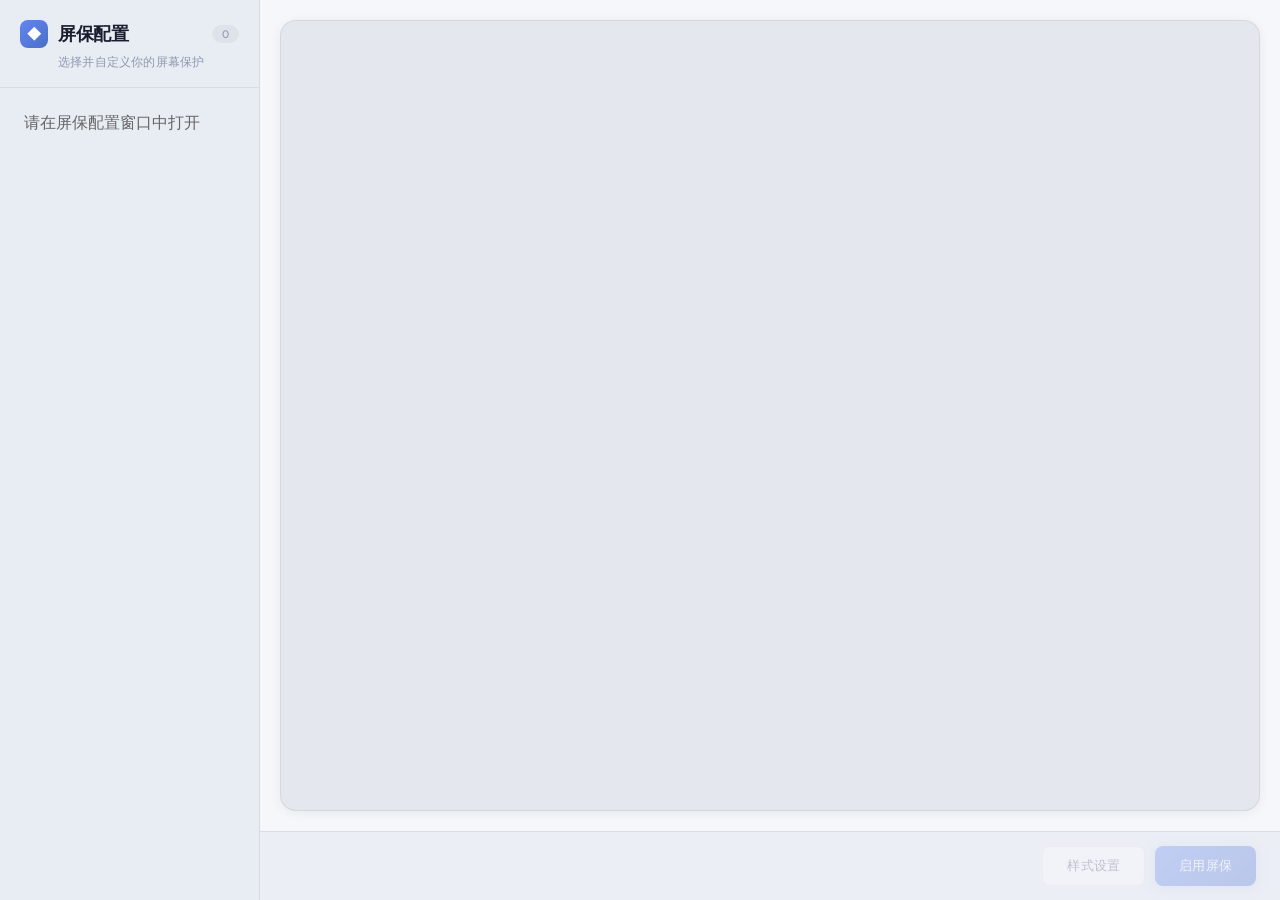
<file: web/index.html>
<!DOCTYPE html>
<html lang="zh-CN">
<head>
    <meta charset="utf-8">
    <meta name="viewport" content="width=device-width, initial-scale=1">
    <title>屏保配置</title>
    <link rel="stylesheet" href="main-config.css">
</head>
<body>
    <div class="layout">
        <aside class="sidebar">
            <div class="sidebar-header">
                <h1>
                    <span class="logo-icon">&#9670;</span>
                    屏保配置
                    <span class="count-badge" id="count-badge">0</span>
                </h1>
                <div class="subtitle">选择并自定义你的屏幕保护</div>
            </div>
            <div id="screensaver-list" class="screensaver-list"></div>
        </aside>
        <main class="main-area">
            <div class="preview-container">
                <div class="preview-placeholder" id="preview-placeholder">
                    <div class="placeholder-icon">&#9670;</div>
                    <p>请从左侧选择一个屏保</p>
                </div>
                <div class="preview-frame-wrapper">
                    <iframe id="preview-frame" frameborder="0"></iframe>
                </div>
            </div>
            <div class="action-bar">
                <div class="action-info" id="action-info"></div>
                <div class="action-buttons">
                    <button id="btn-configure" disabled>样式设置</button>
                    <button id="btn-apply" disabled>启用屏保</button>
                </div>
            </div>
        </main>
    </div>
    <script src="main-config.js"></script>
</body>
</html>
</file>
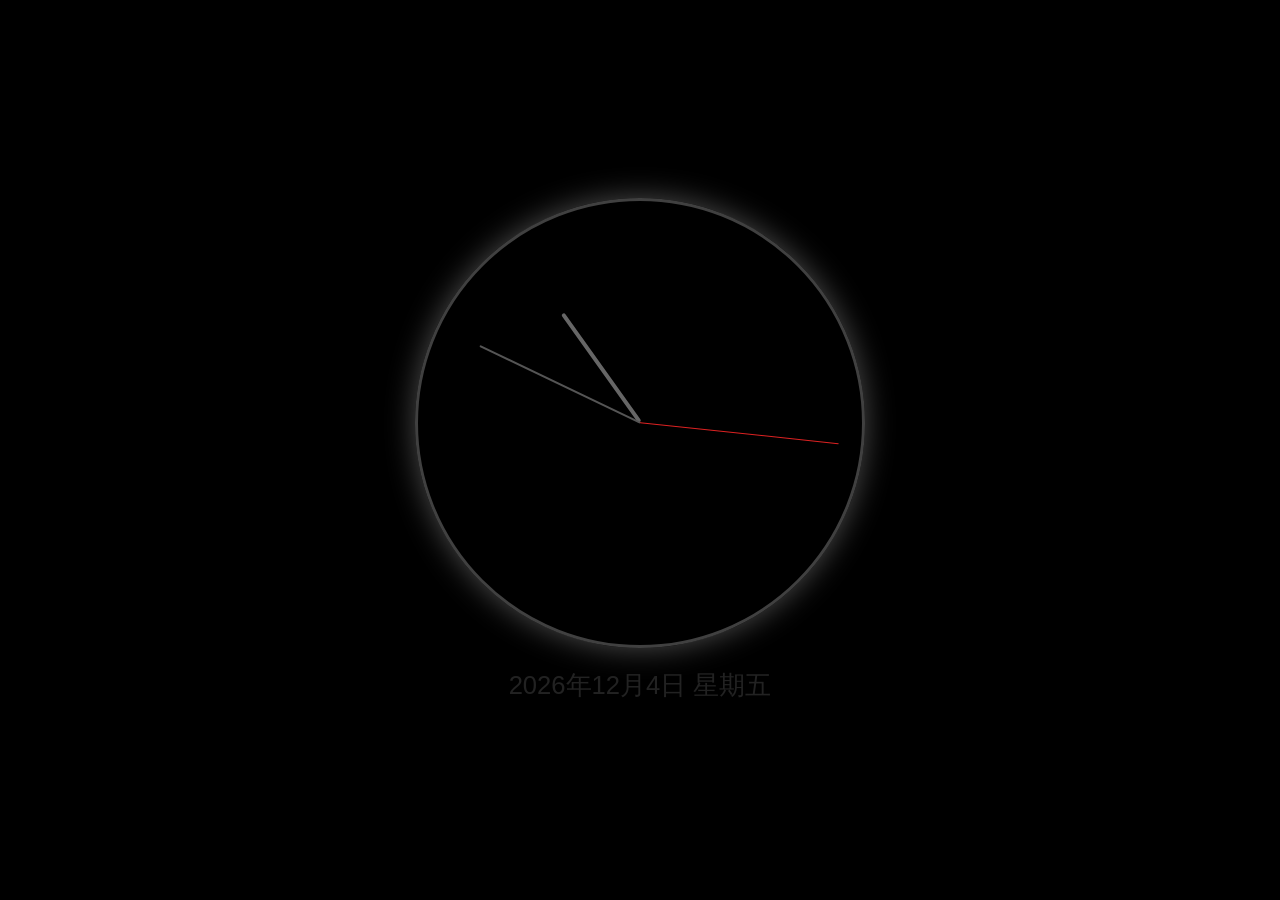
<file: web/Clock/index.html>
﻿<!DOCTYPE html>
<html>
<head>
    <meta charset="utf-8">
    <title>简约时钟屏保</title>
    <link rel="stylesheet" href="style.css">
    <!-- 先加载配置 -->
    <script src="config.js"></script>
    <!-- 后加载时钟逻辑 -->
    <script src="clock.js"></script>
</head>
<body>
    <div class="container">
        <div id="digital-clock" class="clock"></div>
        <div id="analog-clock" class="analog-container">
            <div class="clock-face">
                <div class="hand hour-hand"></div>
                <div class="hand minute-hand"></div>
                <div class="hand second-hand"></div>
            </div>
        </div>
        <div class="date" id="date-display"></div>
    </div>
</body>
</html>
</file>
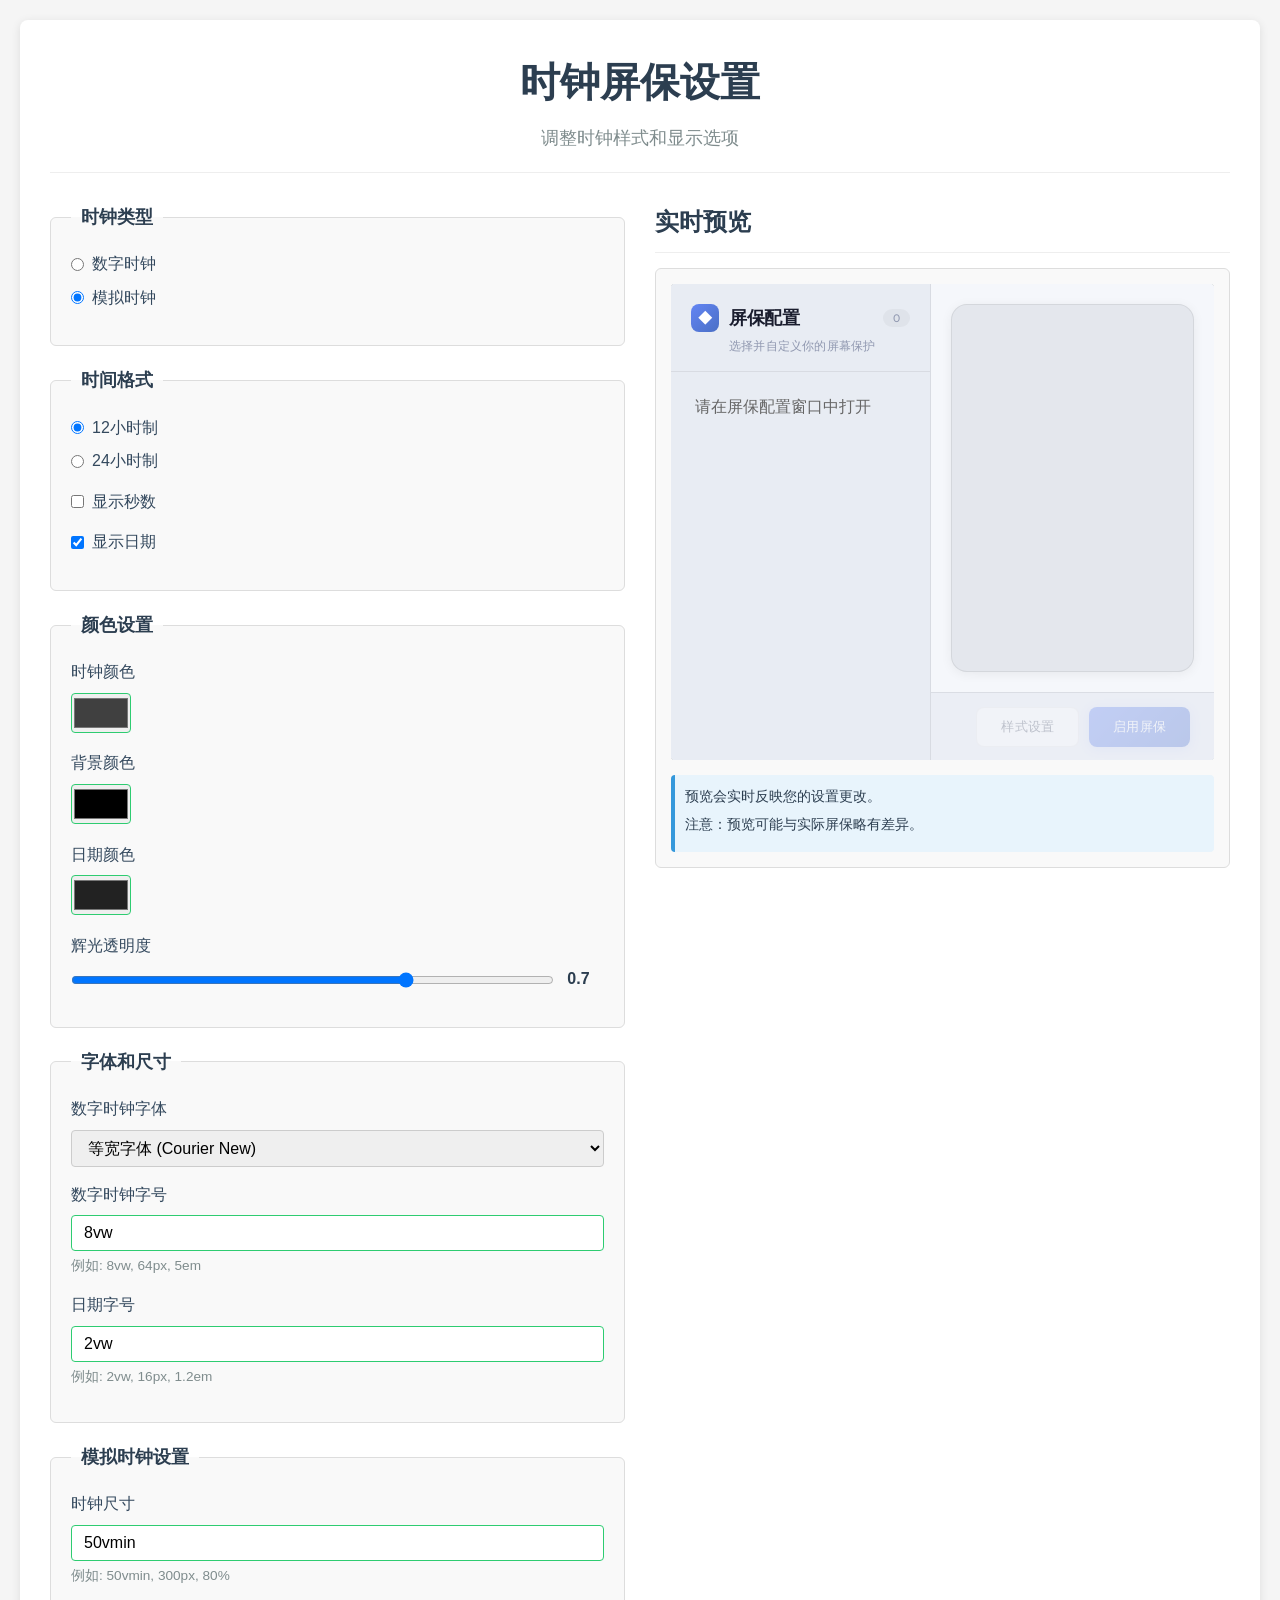
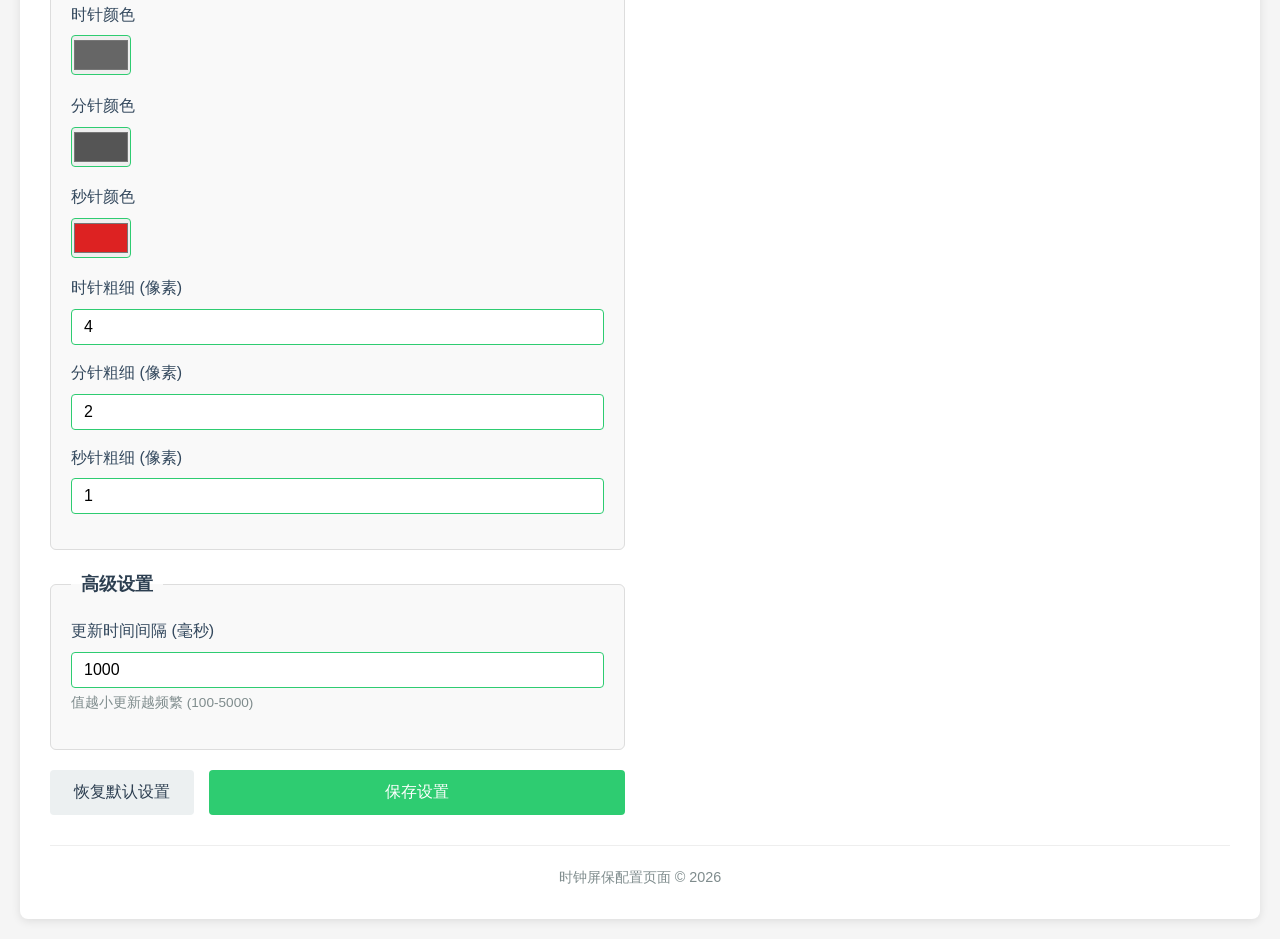
<file: web/config.html>
<!DOCTYPE html>
<html lang="zh-CN">
<head>
    <meta charset="utf-8">
    <meta name="viewport" content="width=device-width, initial-scale=1">
    <title>时钟屏保设置</title>
    <link rel="stylesheet" href="config.css">
    <!-- 加载当前配置 -->
    <script src="config.js"></script>
    <!-- 配置页面逻辑 -->
    <script src="config-ui.js" defer></script>
</head>
<body>
    <div class="container">
        <header>
            <h1>时钟屏保设置</h1>
            <p class="subtitle">调整时钟样式和显示选项</p>
        </header>

        <div class="main-content">
            <!-- 左侧：配置表单 -->
            <div class="config-form">
                <form id="config-form">
                    <!-- 时钟类型 -->
                    <fieldset>
                        <legend>时钟类型</legend>
                        <div class="form-group">
                            <label>
                                <input type="radio" name="clockType" value="digital" id="clockType-digital">
                                数字时钟
                            </label>
                            <label>
                                <input type="radio" name="clockType" value="analog" id="clockType-analog">
                                模拟时钟
                            </label>
                        </div>
                    </fieldset>

                    <!-- 时间格式 -->
                    <fieldset>
                        <legend>时间格式</legend>
                        <div class="form-group">
                            <label>
                                <input type="radio" name="timeFormat" value="12h" id="timeFormat-12h">
                                12小时制
                            </label>
                            <label>
                                <input type="radio" name="timeFormat" value="24h" id="timeFormat-24h">
                                24小时制
                            </label>
                        </div>
                        <div class="form-group">
                            <label>
                                <input type="checkbox" name="showSeconds" id="showSeconds">
                                显示秒数
                            </label>
                        </div>
                        <div class="form-group">
                            <label>
                                <input type="checkbox" name="showDate" id="showDate">
                                显示日期
                            </label>
                        </div>
                    </fieldset>

                    <!-- 颜色设置 -->
                    <fieldset>
                        <legend>颜色设置</legend>
                        <div class="form-group">
                            <label for="color">时钟颜色</label>
                            <input type="color" id="color" name="color" value="#404040">
                        </div>
                        <div class="form-group">
                            <label for="backgroundColor">背景颜色</label>
                            <input type="color" id="backgroundColor" name="backgroundColor" value="#000000">
                        </div>
                        <div class="form-group">
                            <label for="dateColor">日期颜色</label>
                            <input type="color" id="dateColor" name="dateColor" value="#222222">
                        </div>
                        <div class="form-group">
                            <label for="glowOpacity">辉光透明度</label>
                            <input type="range" id="glowOpacity" name="glowOpacity" min="0" max="1" step="0.1" value="0.7">
                            <span id="glowOpacity-value">0.7</span>
                        </div>
                    </fieldset>

                    <!-- 字体和尺寸 -->
                    <fieldset>
                        <legend>字体和尺寸</legend>
                        <div class="form-group">
                            <label for="fontFamily">数字时钟字体</label>
                            <select id="fontFamily" name="fontFamily">
                                <option value="monospace, 'Courier New'">等宽字体 (Courier New)</option>
                                <option value="Arial, sans-serif">Arial</option>
                                <option value="'Segoe UI', Tahoma, Geneva, Verdana, sans-serif">Segoe UI</option>
                                <option value="'Times New Roman', serif">Times New Roman</option>
                            </select>
                        </div>
                        <div class="form-group">
                            <label for="fontSize">数字时钟字号</label>
                            <input type="text" id="fontSize" name="fontSize" value="8vw">
                            <small>例如: 8vw, 64px, 5em</small>
                        </div>
                        <div class="form-group">
                            <label for="dateFontSize">日期字号</label>
                            <input type="text" id="dateFontSize" name="dateFontSize" value="2vw">
                            <small>例如: 2vw, 16px, 1.2em</small>
                        </div>
                    </fieldset>

                    <!-- 模拟时钟设置 -->
                    <fieldset>
                        <legend>模拟时钟设置</legend>
                        <div class="form-group">
                            <label for="analogSize">时钟尺寸</label>
                            <input type="text" id="analogSize" name="analogSize" value="50vmin">
                            <small>例如: 50vmin, 300px, 80%</small>
                        </div>
                        <div class="form-group">
                            <label for="hourHandColor">时针颜色</label>
                            <input type="color" id="hourHandColor" name="hourHandColor" value="#666666">
                        </div>
                        <div class="form-group">
                            <label for="minuteHandColor">分针颜色</label>
                            <input type="color" id="minuteHandColor" name="minuteHandColor" value="#555555">
                        </div>
                        <div class="form-group">
                            <label for="secondHandColor">秒针颜色</label>
                            <input type="color" id="secondHandColor" name="secondHandColor" value="#DD2222">
                        </div>
                        <div class="form-group">
                            <label for="hourHandWidth">时针粗细 (像素)</label>
                            <input type="number" id="hourHandWidth" name="hourHandWidth" min="1" max="10" value="4">
                        </div>
                        <div class="form-group">
                            <label for="minuteHandWidth">分针粗细 (像素)</label>
                            <input type="number" id="minuteHandWidth" name="minuteHandWidth" min="1" max="10" value="2">
                        </div>
                        <div class="form-group">
                            <label for="secondHandWidth">秒针粗细 (像素)</label>
                            <input type="number" id="secondHandWidth" name="secondHandWidth" min="1" max="10" value="1">
                        </div>
                    </fieldset>

                    <!-- 高级设置 -->
                    <fieldset>
                        <legend>高级设置</legend>
                        <div class="form-group">
                            <label for="updateInterval">更新时间间隔 (毫秒)</label>
                            <input type="number" id="updateInterval" name="updateInterval" min="100" max="5000" step="100" value="1000">
                            <small>值越小更新越频繁 (100-5000)</small>
                        </div>
                    </fieldset>

                    <!-- 按钮 -->
                    <div class="form-buttons">
                        <button type="button" id="reset-btn">恢复默认设置</button>
                        <button type="button" id="save-btn">保存设置</button>
                    </div>
                </form>
            </div>

            <!-- 右侧：实时预览 -->
            <div class="preview-section">
                <h2>实时预览</h2>
                <div class="preview-container">
                    <iframe id="preview-frame" src="index.html?preview=true" frameborder="0"></iframe>
                    <div class="preview-help">
                        <p>预览会实时反映您的设置更改。</p>
                        <p>注意：预览可能与实际屏保略有差异。</p>
                    </div>
                </div>
            </div>
        </div>

        <!-- 保存输出区域 -->
        <div class="output-section" id="output-section" style="display: none;">
            <h2>保存配置</h2>
            <div class="instructions">
                <p>请复制以下内容，替换 <code>web/config.js</code> 文件中的内容：</p>
                <ol>
                    <li>全选下方文本框中的内容 (Ctrl+A)</li>
                    <li>复制到剪贴板 (Ctrl+C)</li>
                    <li>打开 <code>web/config.js</code> 文件</li>
                    <li>替换文件中的所有内容</li>
                    <li>保存文件并重启屏保</li>
                </ol>
            </div>
            <textarea id="config-output" readonly rows="15"></textarea>
            <div class="output-buttons">
                <button type="button" id="copy-btn">复制到剪贴板</button>
                <button type="button" id="close-output-btn">关闭</button>
            </div>
        </div>

        <footer>
            <p>时钟屏保配置页面 &copy; 2026</p>
        </footer>
    </div>
</body>
</html>
</file>
<file: web/main-config.css>
@import url('https://fonts.googleapis.com/css2?family=Outfit:wght@300;400;500;600;700&display=swap');

:root {
    --bg-primary: #f5f7fb;
    --bg-secondary: #ebeef5;
    --bg-sidebar: #e8ecf3;
    --bg-card: rgba(255, 255, 255, 0.7);
    --bg-card-hover: rgba(255, 255, 255, 0.95);
    --bg-card-active: rgba(99, 133, 244, 0.1);
    --border-subtle: rgba(0, 0, 0, 0.07);
    --border-active: rgba(99, 133, 244, 0.4);
    --text-primary: #1a1d2e;
    --text-secondary: #5a6072;
    --text-muted: #9098b0;
    --accent: #6385f4;
    --accent-glow: rgba(99, 133, 244, 0.25);
    --accent-warm: #e8894a;
    --radius-sm: 8px;
    --radius-md: 12px;
    --radius-lg: 16px;
    --shadow-card: 0 2px 12px rgba(0, 0, 0, 0.06);
    --shadow-elevated: 0 8px 32px rgba(0, 0, 0, 0.08);
    --transition: 0.25s cubic-bezier(0.4, 0, 0.2, 1);
}

* {
    margin: 0;
    padding: 0;
    box-sizing: border-box;
}

html, body {
    height: 100%;
    font-family: 'Outfit', -apple-system, 'Microsoft YaHei', 'PingFang SC', sans-serif;
    background: var(--bg-primary);
    color: var(--text-primary);
    overflow: hidden;
    -webkit-font-smoothing: antialiased;
    -moz-osx-font-smoothing: grayscale;
}

/* ── Layout ── */
.layout {
    display: flex;
    height: 100vh;
    background: var(--bg-primary);
    position: relative;
}

/* ── Subtle background grain ── */
.layout::before {
    content: '';
    position: fixed;
    inset: 0;
    opacity: 0.02;
    background-image: url("data:image/svg+xml,%3Csvg viewBox='0 0 256 256' xmlns='http://www.w3.org/2000/svg'%3E%3Cfilter id='n'%3E%3CfeTurbulence type='fractalNoise' baseFrequency='0.9' numOctaves='4' stitchTiles='stitch'/%3E%3C/filter%3E%3Crect width='100%25' height='100%25' filter='url(%23n)'/%3E%3C/svg%3E");
    pointer-events: none;
    z-index: 0;
}

/* ── Sidebar ── */
.sidebar {
    width: 260px;
    min-width: 260px;
    background: var(--bg-sidebar);
    border-right: 1px solid var(--border-subtle);
    display: flex;
    flex-direction: column;
    position: relative;
    z-index: 1;
}

.sidebar-header {
    padding: 20px 20px 16px;
    border-bottom: 1px solid var(--border-subtle);
    flex-shrink: 0;
}

.sidebar-header h1 {
    font-size: 18px;
    font-weight: 600;
    letter-spacing: -0.3px;
    color: var(--text-primary);
    display: flex;
    align-items: center;
    gap: 10px;
}

.sidebar-header h1 .logo-icon {
    width: 28px;
    height: 28px;
    border-radius: 8px;
    background: linear-gradient(135deg, var(--accent), #4a6fc5);
    display: flex;
    align-items: center;
    justify-content: center;
    font-size: 14px;
    color: #fff;
    flex-shrink: 0;
}

.sidebar-header .subtitle {
    font-size: 12px;
    color: var(--text-muted);
    margin-top: 6px;
    padding-left: 38px;
    font-weight: 400;
    letter-spacing: 0.2px;
}

.sidebar-header .count-badge {
    font-size: 11px;
    color: var(--text-muted);
    font-weight: 400;
    background: rgba(0, 0, 0, 0.04);
    padding: 2px 10px;
    border-radius: 12px;
    margin-left: auto;
}

.screensaver-list {
    flex: 1;
    overflow-y: auto;
    padding: 12px 12px 16px;
    display: flex;
    flex-direction: column;
    gap: 4px;
}

/* Custom scrollbar */
.screensaver-list::-webkit-scrollbar {
    width: 4px;
}

.screensaver-list::-webkit-scrollbar-track {
    background: transparent;
}

.screensaver-list::-webkit-scrollbar-thumb {
    background: rgba(0, 0, 0, 0.08);
    border-radius: 4px;
}

.screensaver-list::-webkit-scrollbar-thumb:hover {
    background: rgba(0, 0, 0, 0.15);
}

.screensaver-card {
    padding: 14px 14px;
    border-radius: var(--radius-md);
    cursor: pointer;
    transition: all var(--transition);
    user-select: none;
    background: var(--bg-card);
    border: 1px solid transparent;
    position: relative;
}

.screensaver-card::before {
    content: '';
    position: absolute;
    inset: 0;
    border-radius: var(--radius-md);
    background: linear-gradient(135deg, rgba(255,255,255,0.8) 0%, transparent 60%);
    opacity: 0;
    transition: opacity var(--transition);
    pointer-events: none;
}

.screensaver-card:hover {
    background: var(--bg-card-hover);
    border-color: rgba(0, 0, 0, 0.04);
    transform: translateX(2px);
}

.screensaver-card:hover::before {
    opacity: 1;
}

.screensaver-card.active {
    background: var(--bg-card-active);
    border-color: var(--border-active);
    box-shadow: 0 0 24px var(--accent-glow);
}

.screensaver-card.active::before {
    opacity: 1;
}

.screensaver-card .card-top {
    display: flex;
    align-items: center;
    gap: 10px;
    position: relative;
    z-index: 1;
}

.screensaver-card .card-icon {
    width: 32px;
    height: 32px;
    border-radius: var(--radius-sm);
    background: linear-gradient(135deg, rgba(99, 133, 244, 0.12), rgba(99, 133, 244, 0.04));
    display: flex;
    align-items: center;
    justify-content: center;
    font-size: 16px;
    flex-shrink: 0;
    border: 1px solid rgba(0, 0, 0, 0.04);
    color: var(--accent);
}

.screensaver-card .name {
    font-size: 14px;
    font-weight: 500;
    color: var(--text-primary);
    line-height: 1.3;
}

.screensaver-card .folder {
    font-size: 11px;
    color: var(--text-muted);
    font-family: 'SF Mono', 'Cascadia Code', 'Consolas', monospace;
    margin-top: 2px;
    position: relative;
    z-index: 1;
    padding-left: 42px;
    white-space: nowrap;
    overflow: hidden;
    text-overflow: ellipsis;
}

.screensaver-card.active .folder {
    color: var(--accent);
}

/* ── Main area ── */
.main-area {
    flex: 1;
    display: flex;
    flex-direction: column;
    background: var(--bg-primary);
    position: relative;
    z-index: 1;
    min-width: 0;
}

.preview-container {
    flex: 1;
    position: relative;
    display: flex;
    align-items: center;
    justify-content: center;
    padding: 20px;
    min-height: 0;
}

.preview-frame-wrapper {
    width: 100%;
    height: 100%;
    border-radius: var(--radius-lg);
    overflow: hidden;
    background: #e4e7ed;
    box-shadow: var(--shadow-card);
    border: 1px solid var(--border-subtle);
    position: relative;
    transition: box-shadow var(--transition);
}

.preview-frame-wrapper:has(iframe.active) {
    box-shadow: var(--shadow-elevated), inset 0 0 0 1px rgba(255,255,255,0.8);
}

.preview-container iframe {
    width: 100%;
    height: 100%;
    border: none;
    display: none;
    background: #e4e7ed;
}

.preview-container iframe.active {
    display: block;
}

.preview-placeholder {
    position: absolute;
    display: flex;
    flex-direction: column;
    align-items: center;
    gap: 16px;
    color: var(--text-muted);
    font-size: 14px;
    transition: opacity 0.3s;
}

.preview-placeholder .placeholder-icon {
    width: 64px;
    height: 64px;
    border-radius: 50%;
    background: var(--bg-card);
    border: 1px solid var(--border-subtle);
    display: flex;
    align-items: center;
    justify-content: center;
    font-size: 28px;
    opacity: 0.5;
}

.preview-placeholder.hidden {
    display: none;
}

/* ── Action bar ── */
.action-bar {
    display: flex;
    align-items: center;
    gap: 16px;
    padding: 14px 24px;
    background: var(--bg-secondary);
    border-top: 1px solid var(--border-subtle);
}

.action-info {
    flex: 1;
    font-size: 13px;
    color: var(--text-secondary);
    line-height: 1.4;
    font-weight: 400;
    min-height: 1.4em;
}

.action-info.hint {
    color: var(--accent-warm);
}

.action-buttons {
    display: flex;
    gap: 10px;
    flex-shrink: 0;
}

.action-buttons button {
    padding: 10px 24px;
    border: none;
    border-radius: var(--radius-sm);
    font-size: 13px;
    font-weight: 500;
    cursor: pointer;
    transition: all var(--transition);
    white-space: nowrap;
    font-family: inherit;
    letter-spacing: 0.2px;
    position: relative;
    overflow: hidden;
}

.action-buttons button:disabled {
    opacity: 0.3;
    cursor: not-allowed;
    transform: none !important;
}

#btn-configure {
    background: #fff;
    color: var(--text-secondary);
    border: 1px solid var(--border-subtle);
}

#btn-configure:hover:not(:disabled) {
    background: #fff;
    color: var(--text-primary);
    border-color: rgba(0, 0, 0, 0.12);
    box-shadow: 0 2px 8px rgba(0, 0, 0, 0.04);
}

#btn-apply {
    background: linear-gradient(135deg, var(--accent), #4a70d0);
    color: #fff;
    box-shadow: 0 2px 12px var(--accent-glow);
}

#btn-apply:hover:not(:disabled) {
    transform: translateY(-1px);
    box-shadow: 0 4px 20px var(--accent-glow);
}

#btn-apply:active:not(:disabled) {
    transform: translateY(0);
}

/* ── Animation on mount ── */
@keyframes fadeSlideIn {
    from {
        opacity: 0;
        transform: translateY(8px);
    }
    to {
        opacity: 1;
        transform: translateY(0);
    }
}

.screensaver-card {
    animation: fadeSlideIn 0.3s ease-out both;
}

.screensaver-card:nth-child(1) { animation-delay: 0.02s; }
.screensaver-card:nth-child(2) { animation-delay: 0.04s; }
.screensaver-card:nth-child(3) { animation-delay: 0.06s; }
.screensaver-card:nth-child(4) { animation-delay: 0.08s; }
.screensaver-card:nth-child(5) { animation-delay: 0.10s; }
.screensaver-card:nth-child(6) { animation-delay: 0.12s; }
.screensaver-card:nth-child(7) { animation-delay: 0.14s; }
.screensaver-card:nth-child(8) { animation-delay: 0.16s; }
</file>
<file: web/Clock/style.css>
﻿* {
    margin: 0;
    padding: 0;
    box-sizing: border-box;
}

body {
    background-color: #000;
    color: #fff;
    font-family: 'Segoe UI', Arial, sans-serif;
    height: 100vh;
    overflow: hidden;
    display: flex;
    justify-content: center;
    align-items: center;
}

.container {
    text-align: center;
    width: 100%;
}

/* 数字时钟样式 */
.clock {
    font-size: 20vw;
    font-weight: 200;
    letter-spacing: -0.02em;
    color: #fff;
    text-shadow: 0 0 20px rgba(255, 255, 255, 0.7);
    margin-bottom: 20px;
}

/* 模拟时钟样式 */
.analog-container {
    display: none;
    width: 70vmin;
    height: 70vmin;
    margin: 0 auto;
}

.clock-face {
    width: 100%;
    height: 100%;
    border: 3px solid #fff;
    border-radius: 50%;
    position: relative;
    box-shadow: 0 0 30px rgba(255, 255, 255, 0.3);
}

.hand {
    position: absolute;
    background-color: #fff;
    transform-origin: bottom center;
    left: 50%;
    bottom: 50%;
    transform: translateX(-50%);
    border-radius: 2px;
}

.hour-hand {
    width: 4px;
    height: 30%;
}

.minute-hand {
    width: 2px;
    height: 40%;
}

.second-hand {
    width: 1px;
    height: 45%;
    background-color: #ff4444;
}

/* 日期显示 */
.date {
    font-size: 4vw;
    color: #aaa;
    margin-top: 20px;
    font-weight: 300;
}

/* 12小时制时，数字时钟容器使用flex布局使AM/PM与时间底边对齐 */
#digital-clock.format-12h {
    display: flex;
    align-items: flex-end;      /* 底部对齐 */
    justify-content: center;
}

/* AM/PM 小字样式 */
.ampm {
    font-size: 0.3em;           /* 相对于父元素字体大小 */
    margin-right: 0.2em;
    line-height: 1;              /* 避免行高影响对齐 */
    color: inherit;              /* 继承主颜色 */
    opacity: 0.9;                /* 稍淡，可选 */
}

/* 时间数字保持原样，但消除多余行高 */
.time {
    line-height: 1;
}
</file>
<file: web/config.css>
/* config.css - 配置页面样式 */

* {
    margin: 0;
    padding: 0;
    box-sizing: border-box;
}

body {
    font-family: 'Segoe UI', Tahoma, Geneva, Verdana, sans-serif;
    line-height: 1.6;
    color: #333;
    background-color: #f5f5f5;
    padding: 20px;
    min-height: 100vh;
}

.container {
    max-width: 1400px;
    margin: 0 auto;
    background-color: white;
    border-radius: 8px;
    box-shadow: 0 2px 10px rgba(0, 0, 0, 0.1);
    padding: 30px;
}

header {
    text-align: center;
    margin-bottom: 30px;
    padding-bottom: 20px;
    border-bottom: 1px solid #eee;
}

header h1 {
    font-size: 2.5rem;
    color: #2c3e50;
    margin-bottom: 10px;
}

.subtitle {
    font-size: 1.1rem;
    color: #7f8c8d;
}

.main-content {
    display: flex;
    gap: 30px;
    margin-bottom: 30px;
}

.config-form {
    flex: 1;
    min-width: 0; /* 防止flex元素溢出 */
}

.preview-section {
    flex: 1;
    min-width: 0;
}

fieldset {
    border: 1px solid #ddd;
    border-radius: 6px;
    padding: 20px;
    margin-bottom: 20px;
    background-color: #f9f9f9;
}

legend {
    font-weight: bold;
    color: #2c3e50;
    padding: 0 10px;
    font-size: 1.1rem;
}

.form-group {
    margin-bottom: 15px;
}

.form-group label {
    display: block;
    margin-bottom: 5px;
    font-weight: 500;
    color: #34495e;
}

.form-group input[type="text"],
.form-group input[type="number"],
.form-group select {
    width: 100%;
    padding: 8px 12px;
    border: 1px solid #ccc;
    border-radius: 4px;
    font-size: 1rem;
}

.form-group input[type="color"] {
    width: 60px;
    height: 40px;
    border: 1px solid #ccc;
    border-radius: 4px;
    cursor: pointer;
}

.form-group input[type="range"] {
    width: calc(100% - 50px);
    vertical-align: middle;
}

.form-group small {
    display: block;
    color: #7f8c8d;
    font-size: 0.85rem;
    margin-top: 4px;
}

.form-group label {
    display: flex;
    align-items: center;
    margin-bottom: 8px;
    cursor: pointer;
}

.form-group label input[type="radio"],
.form-group label input[type="checkbox"] {
    margin-right: 8px;
}

/* 实时预览区域 */
.preview-section h2 {
    font-size: 1.5rem;
    color: #2c3e50;
    margin-bottom: 15px;
    padding-bottom: 10px;
    border-bottom: 1px solid #eee;
}

.preview-container {
    border: 1px solid #ddd;
    border-radius: 6px;
    padding: 15px;
    background-color: #f9f9f9;
    height: 600px;
    display: flex;
    flex-direction: column;
}

#preview-frame {
    flex: 1;
    width: 100%;
    border: none;
    background-color: #000;
    border-radius: 4px;
}

.preview-help {
    margin-top: 15px;
    padding: 10px;
    background-color: #e8f4fc;
    border-radius: 4px;
    border-left: 4px solid #3498db;
}

.preview-help p {
    margin-bottom: 5px;
    font-size: 0.9rem;
    color: #2c3e50;
}

/* 按钮样式 */
.form-buttons {
    display: flex;
    gap: 15px;
    margin-top: 20px;
}

.form-buttons button {
    padding: 12px 24px;
    border: none;
    border-radius: 4px;
    font-size: 1rem;
    font-weight: 500;
    cursor: pointer;
    transition: background-color 0.2s;
}

#reset-btn {
    background-color: #ecf0f1;
    color: #2c3e50;
}

#reset-btn:hover {
    background-color: #d5dbdb;
}

#save-btn {
    background-color: #2ecc71;
    color: white;
    flex: 1;
}

#save-btn:hover {
    background-color: #27ae60;
}

/* 输出区域 */
.output-section {
    margin-top: 30px;
    padding: 20px;
    border: 1px solid #ddd;
    border-radius: 6px;
    background-color: #f9f9f9;
}

.output-section h2 {
    font-size: 1.5rem;
    color: #2c3e50;
    margin-bottom: 15px;
}

.instructions {
    margin-bottom: 20px;
    padding: 15px;
    background-color: #e8f4fc;
    border-radius: 4px;
    border-left: 4px solid #3498db;
}

.instructions p {
    margin-bottom: 10px;
    font-weight: 500;
}

.instructions ol {
    margin-left: 20px;
    margin-bottom: 10px;
}

.instructions li {
    margin-bottom: 5px;
}

#config-output {
    width: 100%;
    padding: 15px;
    border: 1px solid #ccc;
    border-radius: 4px;
    font-family: 'Courier New', monospace;
    font-size: 0.9rem;
    line-height: 1.4;
    background-color: #f8f8f8;
    resize: vertical;
    margin-bottom: 15px;
}

.output-buttons {
    display: flex;
    gap: 15px;
}

.output-buttons button {
    padding: 10px 20px;
    border: none;
    border-radius: 4px;
    font-size: 1rem;
    cursor: pointer;
    transition: background-color 0.2s;
}

#copy-btn {
    background-color: #3498db;
    color: white;
}

#copy-btn:hover {
    background-color: #2980b9;
}

#close-output-btn {
    background-color: #95a5a6;
    color: white;
}

#close-output-btn:hover {
    background-color: #7f8c8d;
}

/* 页脚 */
footer {
    text-align: center;
    margin-top: 30px;
    padding-top: 20px;
    border-top: 1px solid #eee;
    color: #7f8c8d;
    font-size: 0.9rem;
}

/* 响应式设计 */
@media (max-width: 1024px) {
    .main-content {
        flex-direction: column;
    }

    .preview-container {
        height: 500px;
    }
}

@media (max-width: 768px) {
    .container {
        padding: 15px;
    }

    header h1 {
        font-size: 2rem;
    }

    .form-buttons {
        flex-direction: column;
    }

    .form-buttons button {
        width: 100%;
    }

    .output-buttons {
        flex-direction: column;
    }

    .output-buttons button {
        width: 100%;
    }
}

/* 表单验证样式 */
.form-group input:invalid {
    border-color: #e74c3c;
}

.form-group input:valid {
    border-color: #2ecc71;
}

/* 范围滑块数值显示 */
#glowOpacity-value {
    display: inline-block;
    width: 40px;
    text-align: center;
    font-weight: bold;
    color: #2c3e50;
}
</file>
